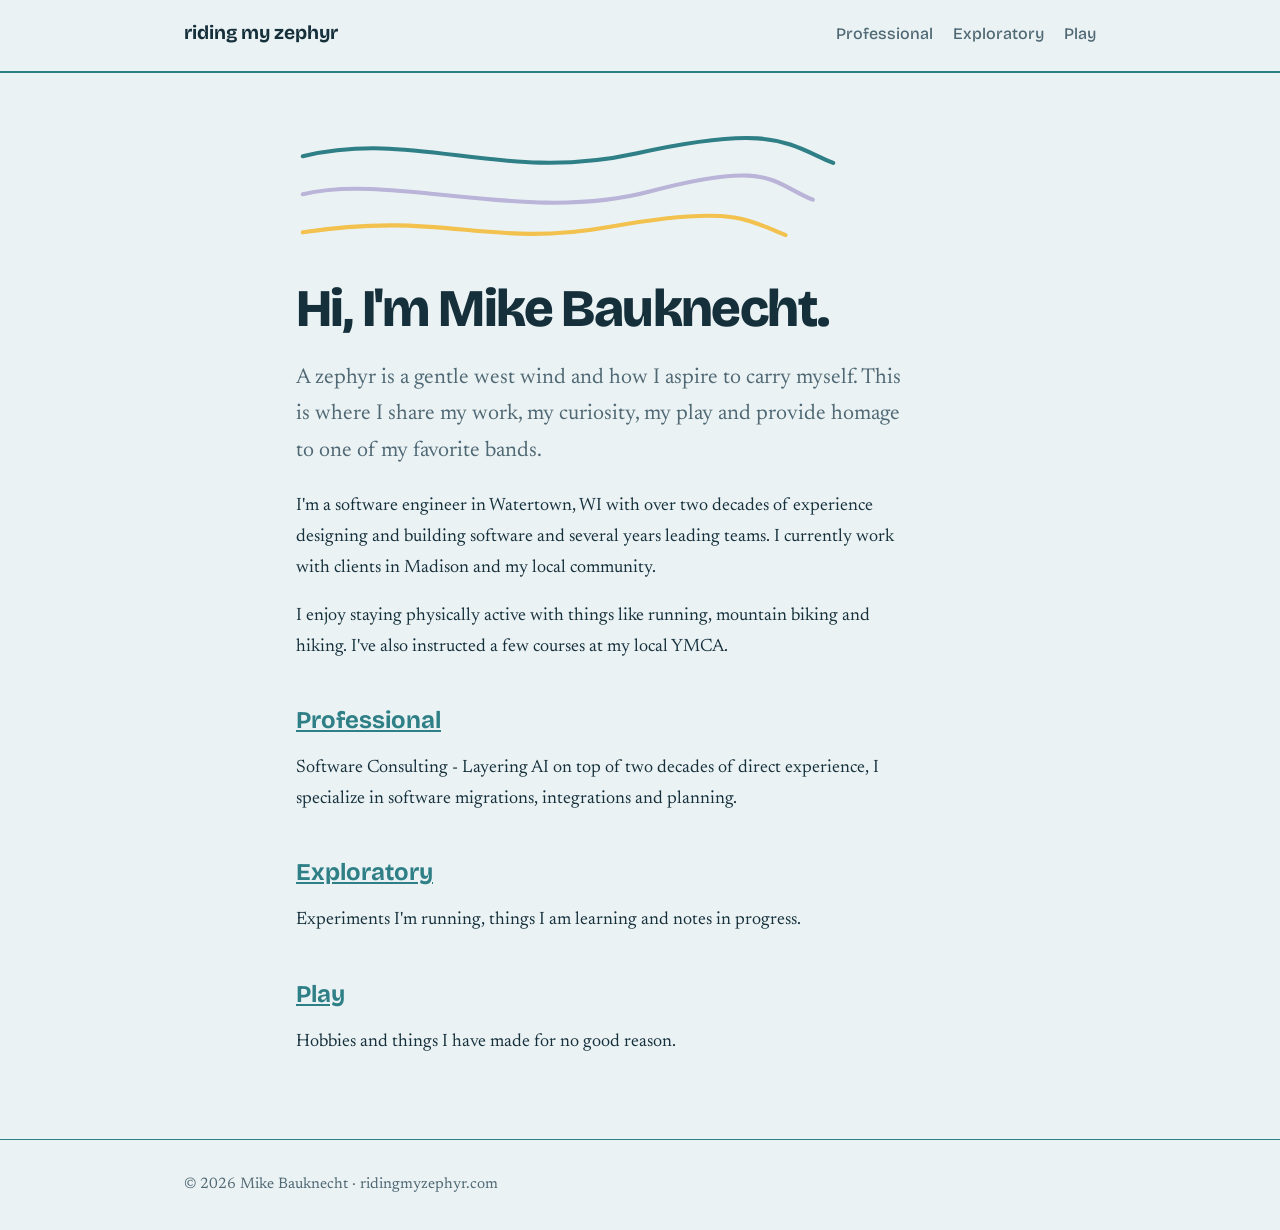
<file: index.html>
<!doctype html>
<html lang="en"><head><meta charset="utf-8"><meta name="viewport" content="width=device-width,initial-scale=1">
<title>ridingmyzephyr - Mike Bauknecht</title><meta name="description" content="Personal site of Mike Bauknecht: software consulting work, personal training and coaching exploration.">
<link rel="preconnect" href="https://fonts.googleapis.com"><link rel="preconnect" href="https://fonts.gstatic.com" crossorigin><link href="https://fonts.googleapis.com/css2?family=Bricolage+Grotesque:opsz,wght@12..96,500;12..96,700;12..96,800&family=Newsreader:ital,opsz,wght@0,6..72,400;1,6..72,400&display=swap" rel="stylesheet">
<link rel="stylesheet" href="style.css"><style>:root{--accent:#2F7F86}</style></head>
<body>
<header><div class="wrap"><a class="brand" href="index.html">riding my zephyr</a>
<nav aria-label="Main"><a href="professional.html">Professional</a><a href="exploratory.html">Exploratory</a><a href="play.html">Play</a></nav></div></header>
<main><div class="wrap">
<svg class="streaks" viewBox="0 0 400 90" aria-hidden="true"><path d="M5 20 C90 0 150 40 250 18 S360 10 395 25"/><path d="M5 48 C70 32 170 70 260 46 S350 40 380 52"/><path d="M5 76 C110 60 140 88 230 72 S330 66 360 78"/></svg>
<h1 class="name">Hi, I'm Mike Bauknecht.</h1>
<p class="lede">A zephyr is a gentle west wind and how I aspire to carry myself. This is where I share my work, my curiosity, my play and provide homage to one of my favorite bands.</p>
<p>I'm a software engineer in Watertown, WI with over two decades of experience designing and building software and several years leading teams. I currently work with clients in Madison and my local community.</p>
<p>I enjoy staying physically active with things like running, mountain biking and hiking. I've also instructed a few courses at my local YMCA.</p>
<h2><a href="professional.html">Professional</a></h2>
<p>Software Consulting - Layering AI on top of two decades of direct experience, I specialize in software migrations, integrations and planning.</p>
<h2><a href="exploratory.html">Exploratory</a></h2>
<p>Experiments I'm running, things I am learning and notes in progress.</p>
<h2><a href="play.html">Play</a></h2>
<p>Hobbies and things I have made for no good reason.</p>
</div></main>
<footer><div class="wrap">&copy; <span id="yr">2026</span> Mike Bauknecht &middot; ridingmyzephyr.com</div></footer>
<script>document.getElementById("yr").textContent=new Date().getFullYear()</script>
</body></html>
</file>
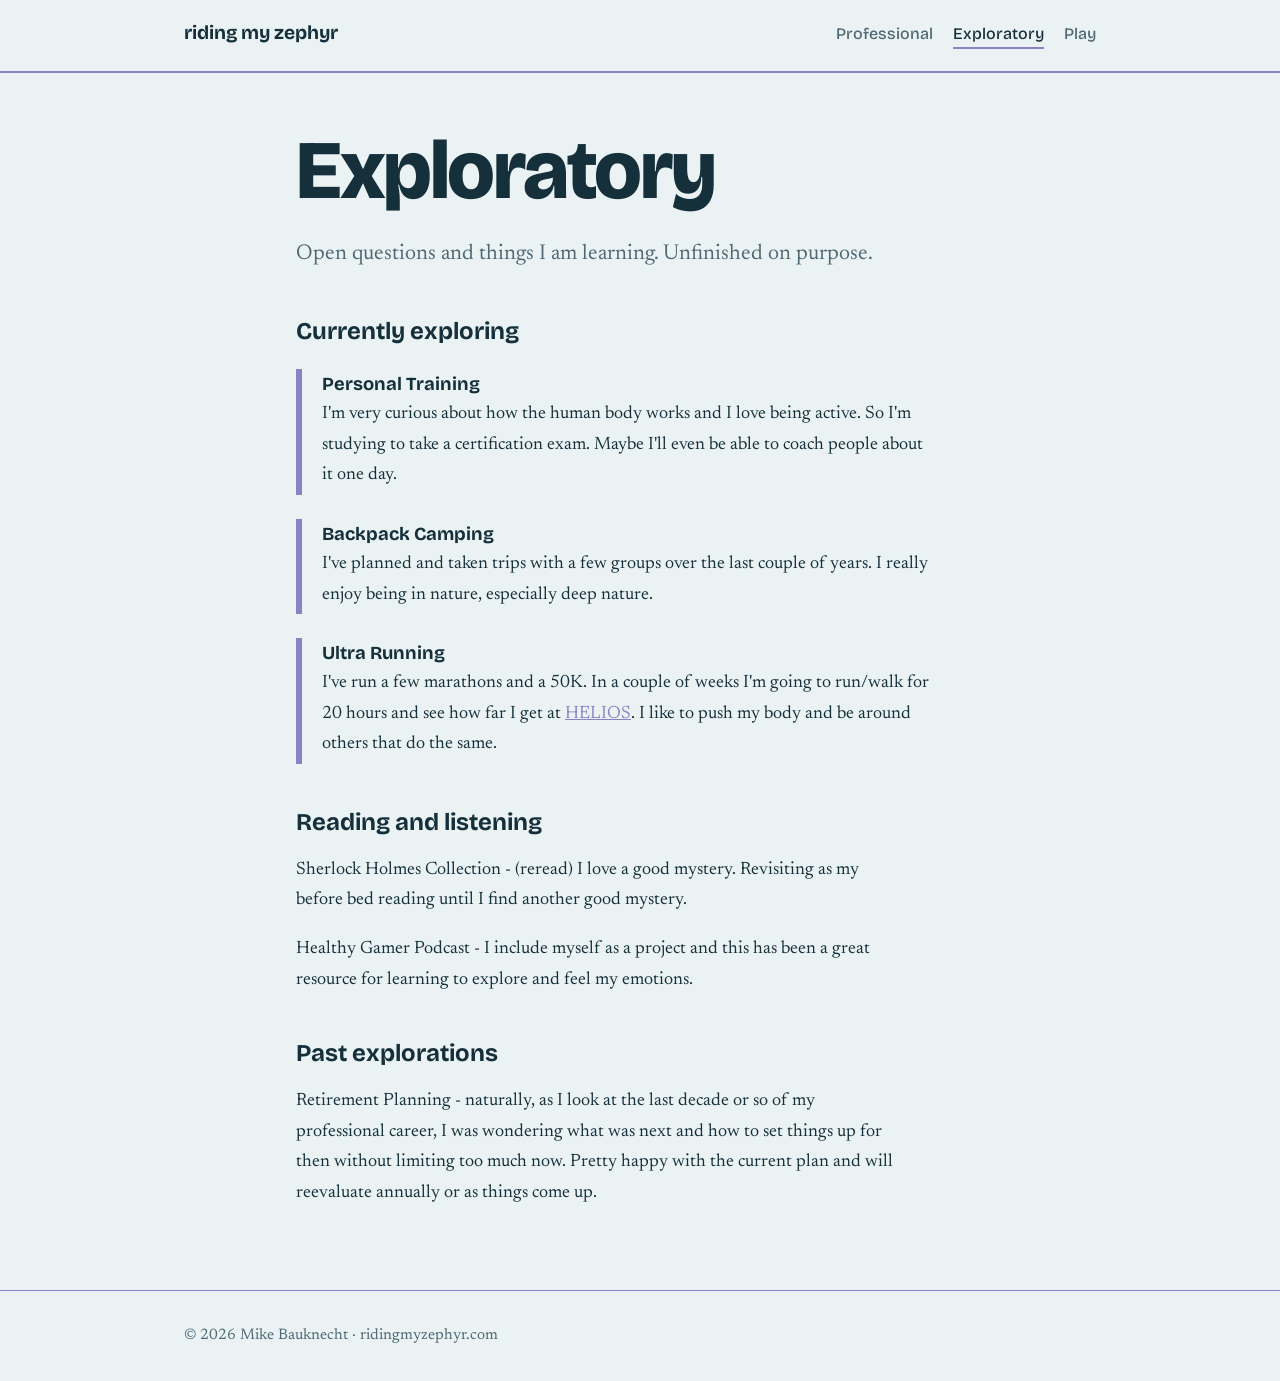
<file: exploratory.html>
<!doctype html>
<html lang="en"><head><meta charset="utf-8"><meta name="viewport" content="width=device-width,initial-scale=1">
<title>Exploratory – ridingmyzephyr</title><meta name="description" content="Questions Mike Bauknecht is chasing and things being learned.">
<link rel="preconnect" href="https://fonts.googleapis.com"><link rel="preconnect" href="https://fonts.gstatic.com" crossorigin><link href="https://fonts.googleapis.com/css2?family=Bricolage+Grotesque:opsz,wght@12..96,500;12..96,700;12..96,800&family=Newsreader:ital,opsz,wght@0,6..72,400;1,6..72,400&display=swap" rel="stylesheet">
<link rel="stylesheet" href="style.css"><style>:root{--accent:#8A82C4}</style></head>
<body>
<header><div class="wrap"><a class="brand" href="index.html">riding my zephyr</a>
<nav aria-label="Main"><a href="professional.html">Professional</a><a href="exploratory.html" aria-current="page">Exploratory</a><a href="play.html">Play</a></nav></div></header>
<main><div class="wrap">
<h1>Exploratory</h1>
<p class="lede">Open questions and things I am learning. Unfinished on purpose.</p>
<h2>Currently exploring</h2>
<div class="note">
    <h3>Personal Training</h3>
    <p>I'm very curious about how the human body works and I love being active. So I'm studying to take a certification exam. Maybe I'll even be able to coach people about it one day.</p>
</div>
<div class="note">
    <h3>Backpack Camping</h3>
    <p>I've planned and taken trips with a few groups over the last couple of years. I really enjoy being in nature, especially deep nature.</p>
</div>
<div class="note">
    <h3>Ultra Running</h3>
    <p>I've run a few marathons and a 50K. In a couple of weeks I'm going to run/walk for 20 hours and see how far I get at <a href="https://www.goldenkettletrailseries.com/helios">HELIOS</a>. I like to push my body and be around others that do the same.</p>
</div>
<h2>Reading and listening</h2>
<p>Sherlock Holmes Collection - (reread) I love a good mystery. Revisiting as my before bed reading until I find another good mystery.</p>
<p>Healthy Gamer Podcast - I include myself as a project and this has been a great resource for learning to explore and feel my emotions.</p>
<h2>Past explorations</h2>
<p>Retirement Planning - naturally, as I look at the last decade or so of my professional career, I was wondering what was next and how to set things up for then without limiting too much now. Pretty happy with the current plan and will reevaluate annually or as things come up.</p>
</div></main>
<footer><div class="wrap">&copy; <span id="yr">2026</span> Mike Bauknecht &middot; ridingmyzephyr.com</div></footer>
<script>document.getElementById("yr").textContent=new Date().getFullYear()</script>
</body></html>
</file>
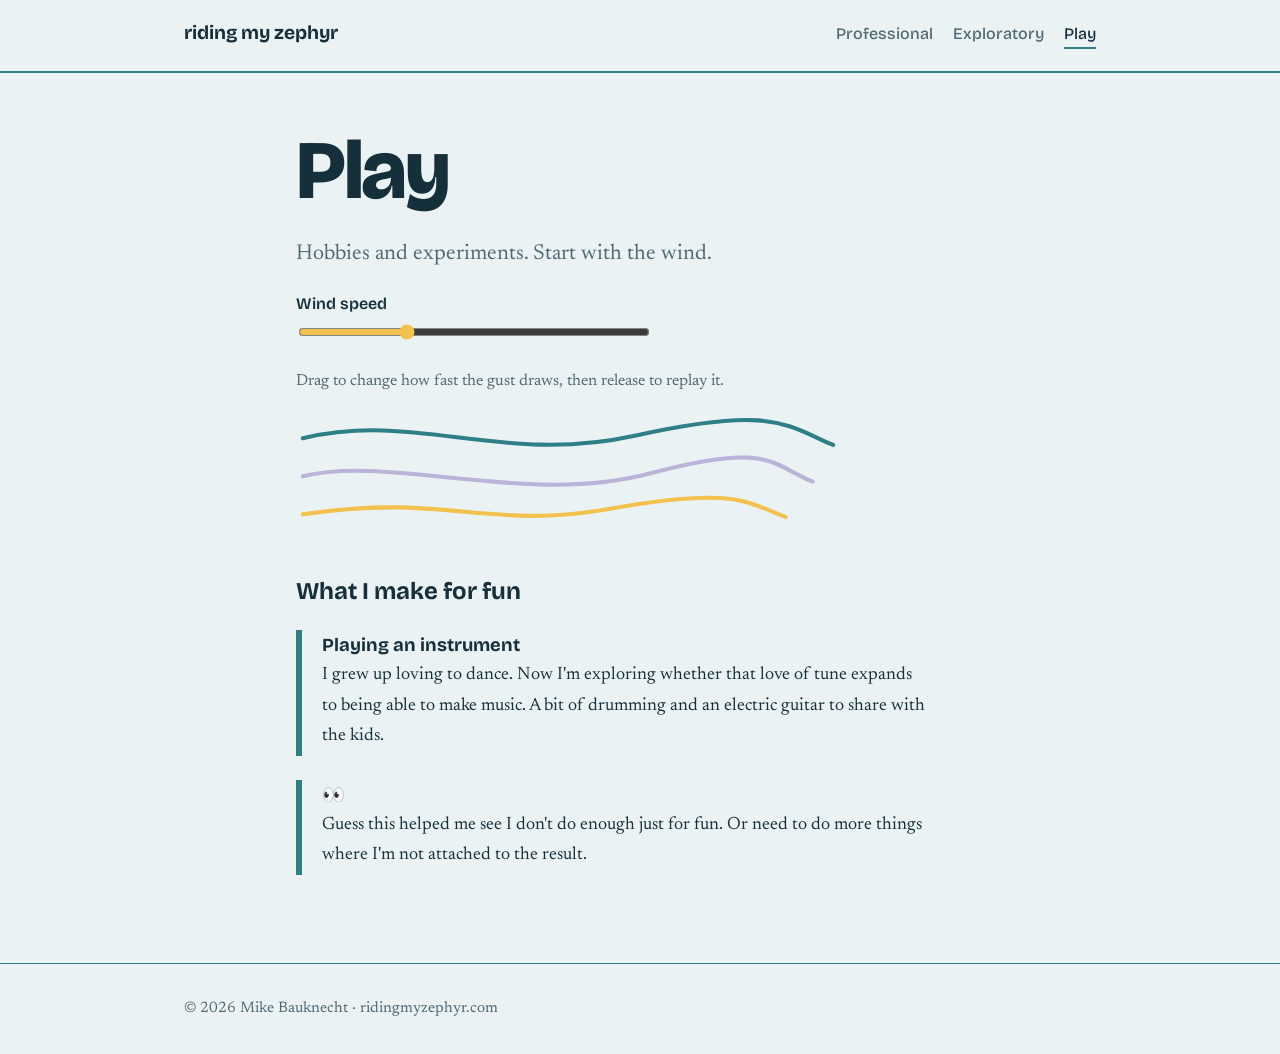
<file: play.html>
<!doctype html>
<html lang="en"><head><meta charset="utf-8"><meta name="viewport" content="width=device-width,initial-scale=1">
<title>Play – ridingmyzephyr</title><meta name="description" content="Hobbies and experiments from Mike Bauknecht.">
<link rel="preconnect" href="https://fonts.googleapis.com"><link rel="preconnect" href="https://fonts.gstatic.com" crossorigin><link href="https://fonts.googleapis.com/css2?family=Bricolage+Grotesque:opsz,wght@12..96,500;12..96,700;12..96,800&family=Newsreader:ital,opsz,wght@0,6..72,400;1,6..72,400&display=swap" rel="stylesheet">
<link rel="stylesheet" href="style.css"><style>:root{--accent:#2F7F86}</style></head>
<body>
<header><div class="wrap"><a class="brand" href="index.html">riding my zephyr</a>
<nav aria-label="Main"><a href="professional.html">Professional</a><a href="exploratory.html">Exploratory</a><a href="play.html" aria-current="page">Play</a></nav></div></header>
<main><div class="wrap">
<h1>Play</h1>
<p class="lede">Hobbies and experiments. Start with the wind.</p>
<label for="wind">Wind speed</label>
<input id="wind" type="range" min="1" max="6" step="0.5" value="2.4" aria-describedby="windhelp">
<p id="windhelp" style="color:var(--muted);font-size:1rem">Drag to change how fast the gust draws, then release to replay it.</p>
<svg class="streaks" viewBox="0 0 400 90" aria-hidden="true"><path d="M5 20 C90 0 150 40 250 18 S360 10 395 25"/><path d="M5 48 C70 32 170 70 260 46 S350 40 380 52"/><path d="M5 76 C110 60 140 88 230 72 S330 66 360 78"/></svg>
<h2>What I make for fun</h2>
<div class="note">
    <h3>Playing an instrument</h3>
    <p>I grew up loving to dance. Now I'm exploring whether that love of tune expands to being able to make music. A bit of drumming and an electric guitar to share with the kids.</p>
</div>
<div class="note">
    <h3>&#128064</h3>
    <p>Guess this helped me see I don't do enough just for fun. Or need to do more things where I'm not attached to the result.</p>
</div>
<script>
const s=document.querySelector('.streaks'),r=document.getElementById('wind');
r.addEventListener('change',()=>{const v=8-r.value;s.style.setProperty('--speed',(v*0.5)+'s');
s.querySelectorAll('path').forEach(p=>{p.style.animation='none';p.getBoundingClientRect();p.style.animation=''})});
</script>
</div></main>
<footer><div class="wrap">&copy; <span id="yr">2026</span> Mike Bauknecht &middot; ridingmyzephyr.com</div></footer>
<script>document.getElementById("yr").textContent=new Date().getFullYear()</script>
</body></html>
</file>
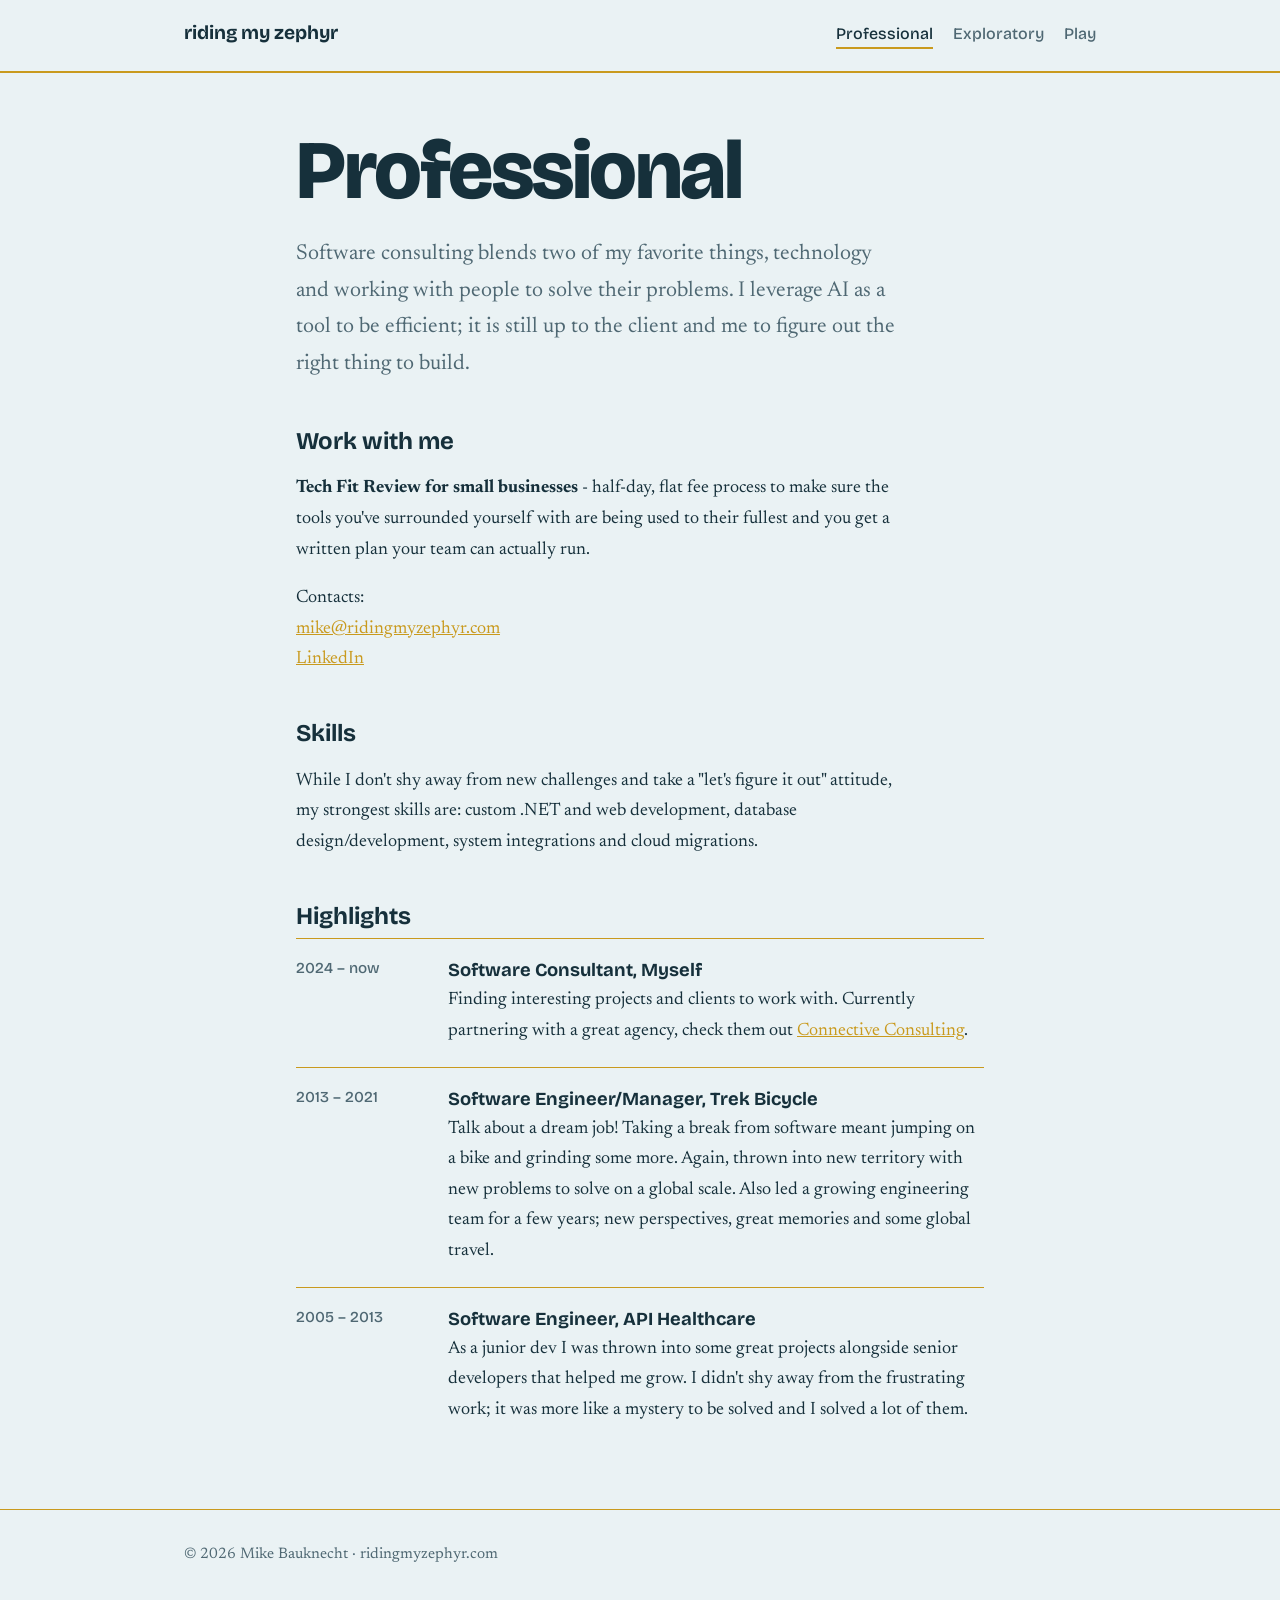
<file: professional.html>
<!doctype html>
<html lang="en"><head><meta charset="utf-8"><meta name="viewport" content="width=device-width,initial-scale=1">
<title>Professional – ridingmyzephyr</title><meta name="description" content="Experience, skills and contact details for Your Name.">
<link rel="preconnect" href="https://fonts.googleapis.com"><link rel="preconnect" href="https://fonts.gstatic.com" crossorigin><link href="https://fonts.googleapis.com/css2?family=Bricolage+Grotesque:opsz,wght@12..96,500;12..96,700;12..96,800&family=Newsreader:ital,opsz,wght@0,6..72,400;1,6..72,400&display=swap" rel="stylesheet">
<link rel="stylesheet" href="style.css"><style>:root{--accent:#C99A1E}</style></head>
<body>
<header><div class="wrap"><a class="brand" href="index.html">riding my zephyr</a>
<nav aria-label="Main"><a href="professional.html" aria-current="page">Professional</a><a href="exploratory.html">Exploratory</a><a href="play.html">Play</a></nav></div></header>
<main><div class="wrap">
<h1>Professional</h1>
<p class="lede">Software consulting blends two of my favorite things, technology and working with people to solve their problems. I leverage AI as a tool to be efficient; it is still up to the client and me to figure out the right thing to build.</p>
<h2>Work with me</h2>
<p><b>Tech Fit Review for small businesses</b> - half-day, flat fee process to make sure the tools you've surrounded yourself with are being used to their fullest and you get a written plan your team can actually run.</p>
<p>Contacts: 
    <br/><a href="mailto:mike@ridingmyzephyr.com">mike@ridingmyzephyr.com</a>
    <br/><a href="https://www.linkedin.com/in/michaelbauknecht/">LinkedIn</a>
</p>
<h2>Skills</h2><p>While I don't shy away from new challenges and take a "let's figure it out" attitude, my strongest skills are: custom .NET and web development, database design/development, system integrations and cloud migrations.</p>
<h2>Highlights</h2>
<div class="entry"><time>2024 – now</time><div><h3>Software Consultant, Myself</h3><p>Finding interesting projects and clients to work with. Currently partnering with a great agency, check them out <a href="https://www.connectiveconsulting.com/">Connective Consulting</a>.</p></div></div>
<div class="entry"><time>2013 – 2021</time><div><h3>Software Engineer/Manager, Trek Bicycle</h3><p>Talk about a dream job! Taking a break from software meant jumping on a bike and grinding some more. Again, thrown into new territory with new problems to solve on a global scale. Also led a growing engineering team for a few years; new perspectives, great memories and some global travel.</p></div></div>
<div class="entry"><time>2005 – 2013</time><div><h3>Software Engineer, API Healthcare</h3><p>As a junior dev I was thrown into some great projects alongside senior developers that helped me grow. I didn't shy away from the frustrating work; it was more like a mystery to be solved and I solved a lot of them.</p></div></div>
</div></main>
<footer><div class="wrap">&copy; <span id="yr">2026</span> Mike Bauknecht &middot; ridingmyzephyr.com</div></footer>
<script>document.getElementById("yr").textContent=new Date().getFullYear()</script>
</body></html>
</file>
<file: style.css>
:root{--haze:#EAF2F4;--ink:#16303B;--sea:#2F7F86;--sail:#F2C14E;--lilac:#B9B4D8;--accent:var(--sea);--muted:#4F6873}
@media (prefers-color-scheme:dark){:root{--haze:#0F2229;--ink:#E3EEF1;--muted:#9BB3BB;--sea:#5CB7BE;--lilac:#A7A1D2}}
*{box-sizing:border-box}
html{scroll-padding-top:4rem}
body{margin:0;background:var(--haze);color:var(--ink);font:1.125rem/1.7 "Newsreader",Georgia,serif}
.wrap{max-width:46rem;margin:0 auto;padding:0 1.5rem}
header{padding:1.25rem 0;border-bottom:2px solid var(--accent)}
header .wrap{display:flex;flex-wrap:wrap;gap:.5rem 1.75rem;align-items:baseline;max-width:60rem}
.brand{font:700 1.2rem "Bricolage Grotesque",system-ui,sans-serif;color:var(--ink);text-decoration:none;margin-right:auto}
nav a{font:500 1rem "Bricolage Grotesque",system-ui,sans-serif;color:var(--muted);text-decoration:none;padding:.25rem 0;margin-left:1.25rem}
nav a:hover,nav a[aria-current]{color:var(--ink);box-shadow:0 2px 0 var(--accent)}
a:focus-visible,button:focus-visible,input:focus-visible{outline:3px solid var(--sail);outline-offset:3px}
main{padding:3.5rem 0 4rem}
h1{font:800 clamp(2.6rem,9vw,5.2rem)/1 "Bricolage Grotesque",system-ui,sans-serif;letter-spacing:-.03em;margin:0 0 1.5rem}
h2{font:700 1.5rem/1.2 "Bricolage Grotesque",system-ui,sans-serif;margin:2.75rem 0 .5rem}
p{max-width:38rem}
.lede{font-size:1.35rem;color:var(--muted)}
a{color:var(--accent)}
.streaks{width:100%;max-width:34rem;height:auto;margin:0 0 2rem;display:block}
.streaks path{fill:none;stroke:var(--sea);stroke-width:3;stroke-linecap:round;stroke-dasharray:400;stroke-dashoffset:400;animation:gust var(--speed,2.4s) ease-out forwards}
.streaks path:nth-child(2){stroke:var(--lilac);animation-delay:.25s}
.streaks path:nth-child(3){stroke:var(--sail);animation-delay:.5s}
@keyframes gust{to{stroke-dashoffset:0}}
.entry{display:grid;grid-template-columns:8rem 1fr;gap:.25rem 1.5rem;border-top:1px solid var(--accent);padding:1.25rem 0}
.entry time{font:500 .95rem "Bricolage Grotesque",system-ui,sans-serif;color:var(--muted)}
.entry h3{margin:0;font:700 1.15rem "Bricolage Grotesque",system-ui,sans-serif}
.entry p{margin:.25rem 0 0}
@media(max-width:34rem){.entry{grid-template-columns:1fr}}
.note{border-left:6px solid var(--accent);padding:.25rem 0 .25rem 1.25rem;margin:1.5rem 0}
.note h3{margin:0;font:700 1.15rem "Bricolage Grotesque",system-ui,sans-serif}
.note p{margin:.25rem 0 0}
label{font:600 1rem "Bricolage Grotesque",system-ui,sans-serif;display:block;margin-bottom:.5rem}
input[type=range]{width:100%;max-width:22rem;accent-color:var(--sail)}
footer{padding:2rem 0;color:var(--muted);font-size:.95rem;border-top:1px solid var(--accent)}
footer .wrap{max-width:60rem}
@media(prefers-reduced-motion:reduce){.streaks path{animation:none;stroke-dashoffset:0}}
h1.name{font-size:clamp(1.25rem,7.6vw - .25rem,3.3rem)}
</file>
